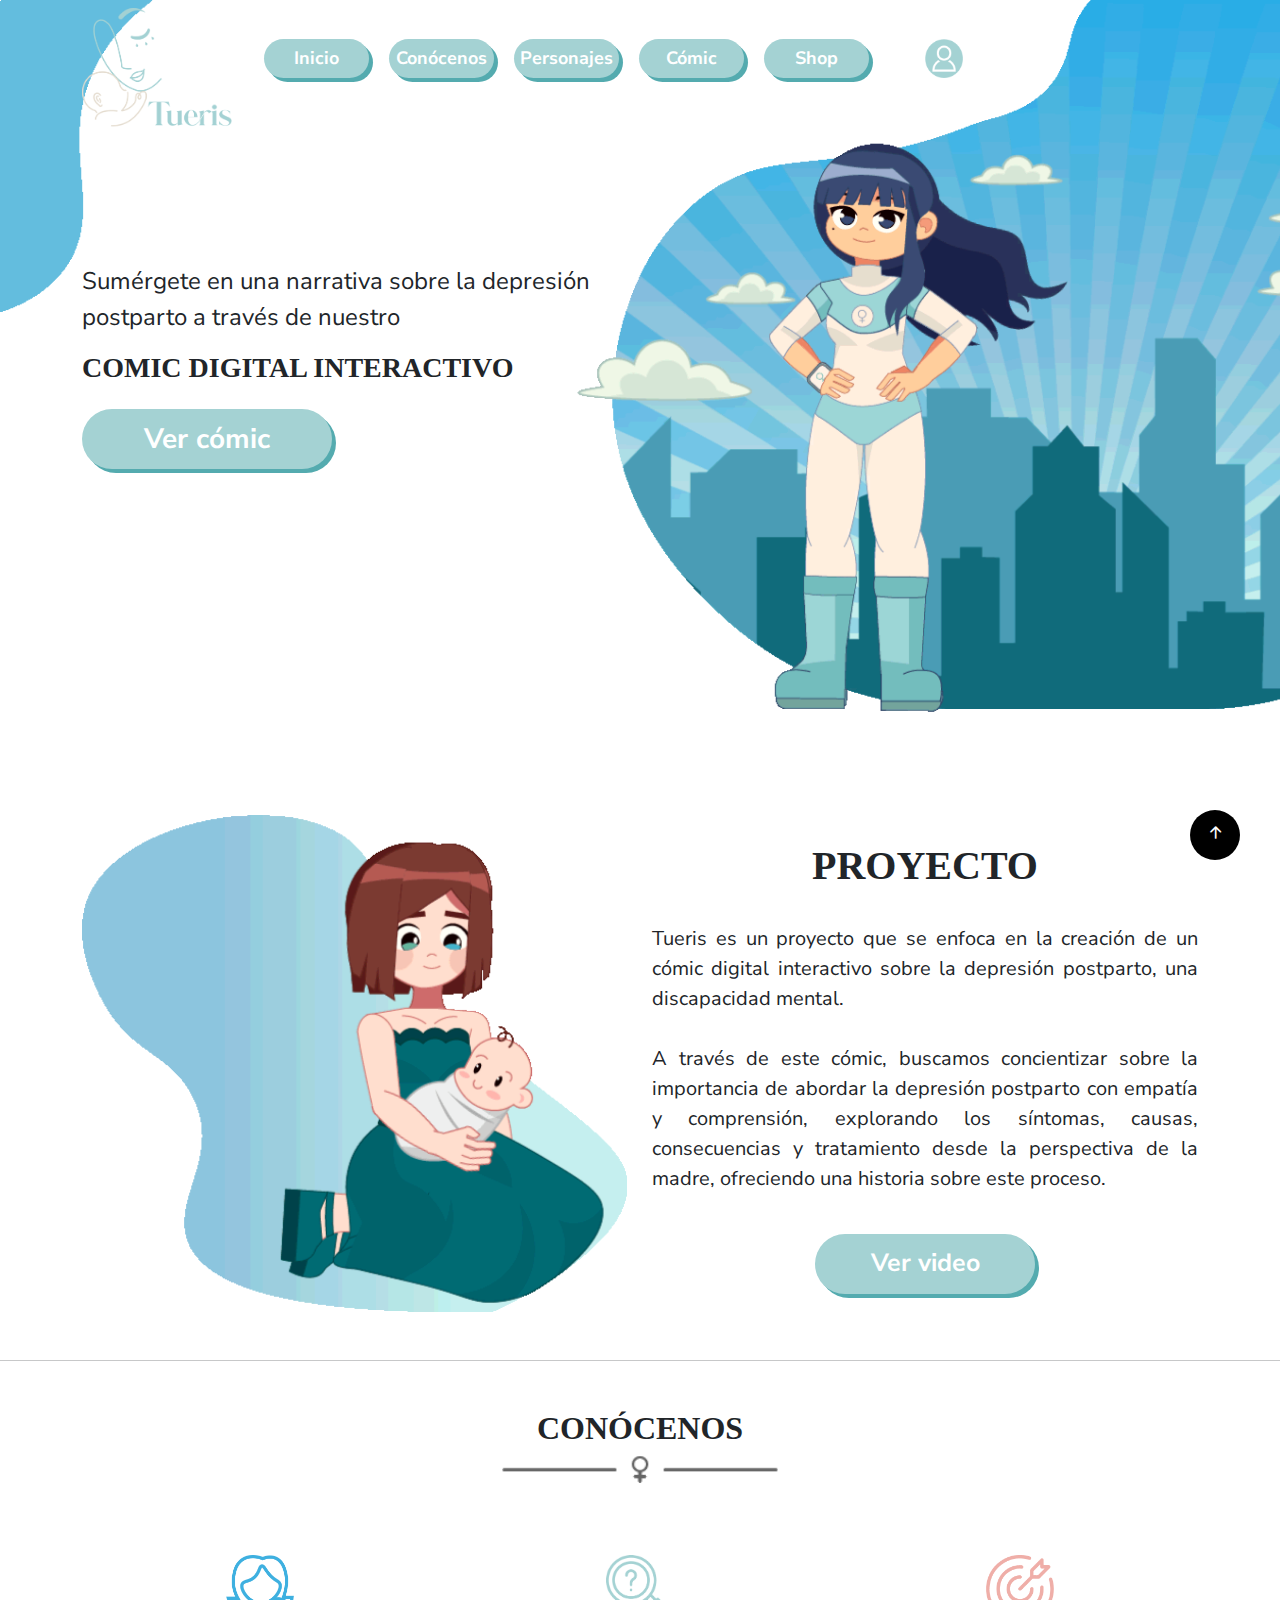
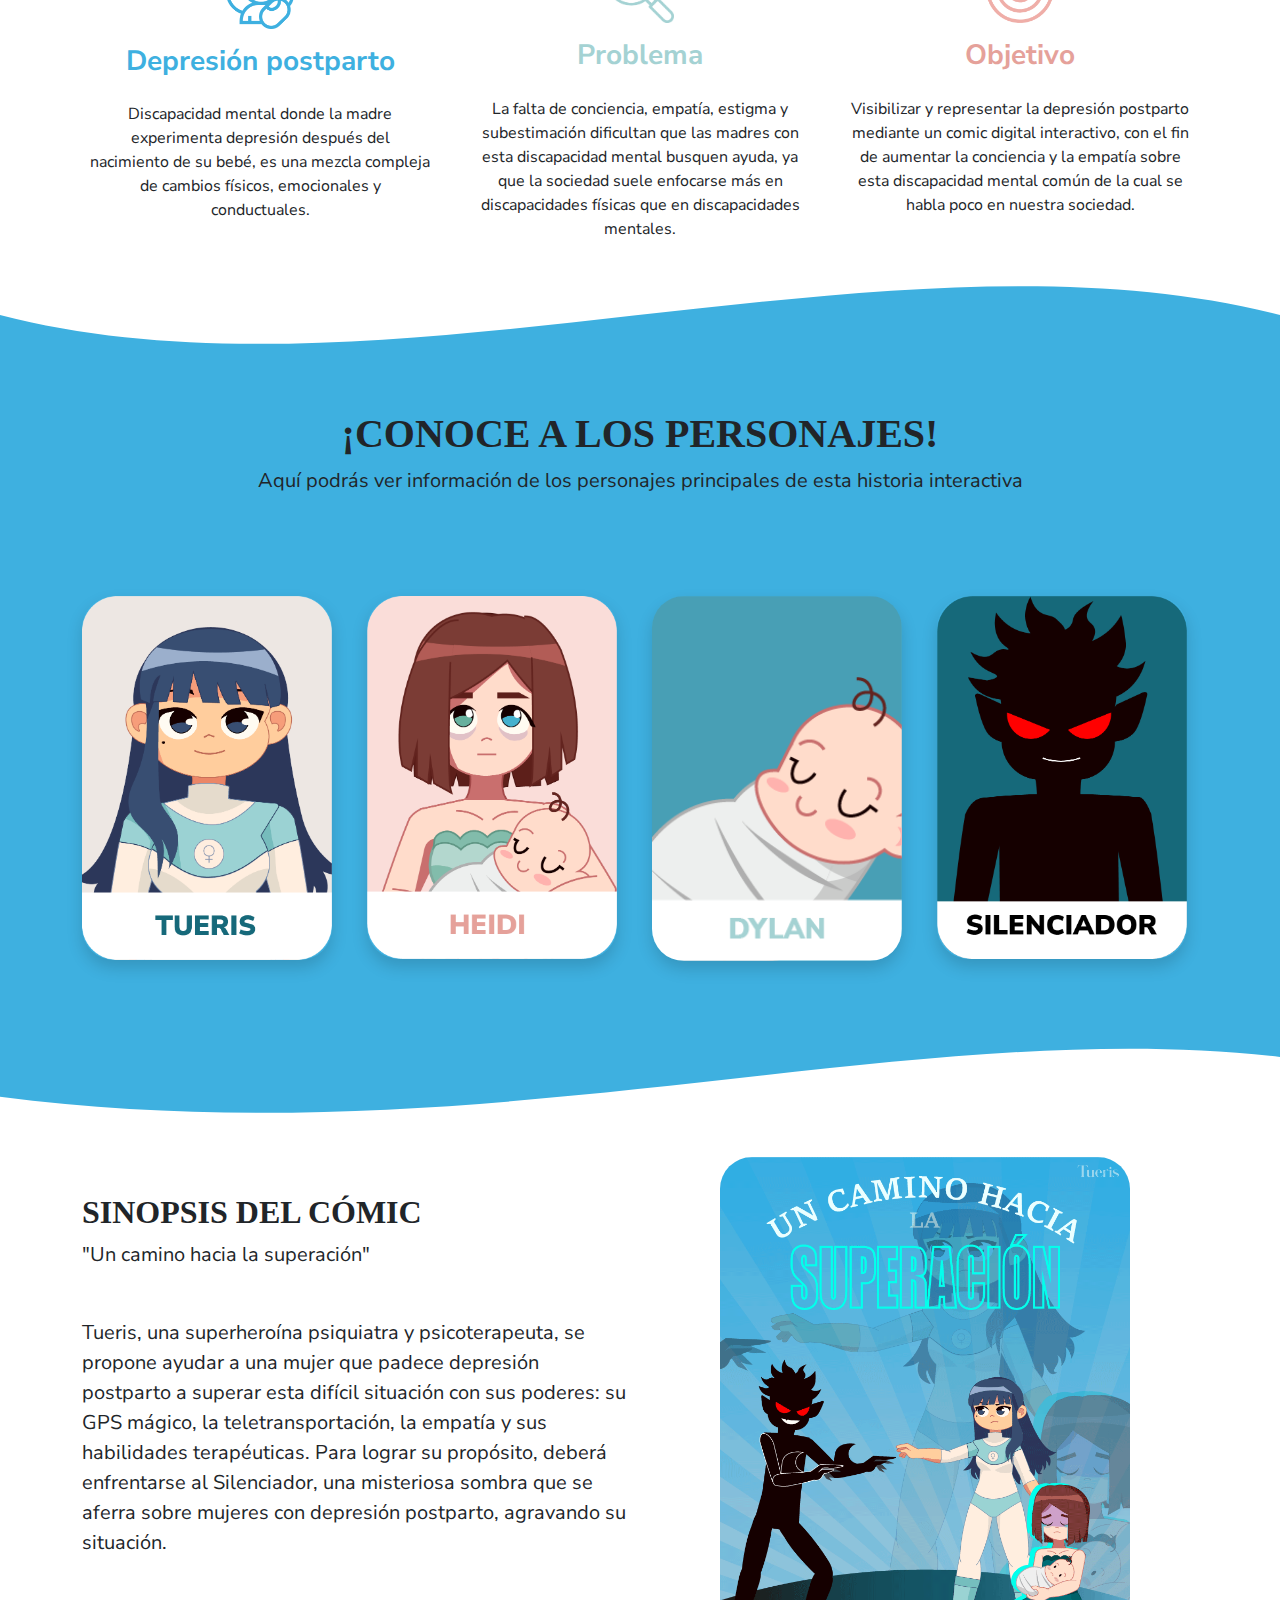
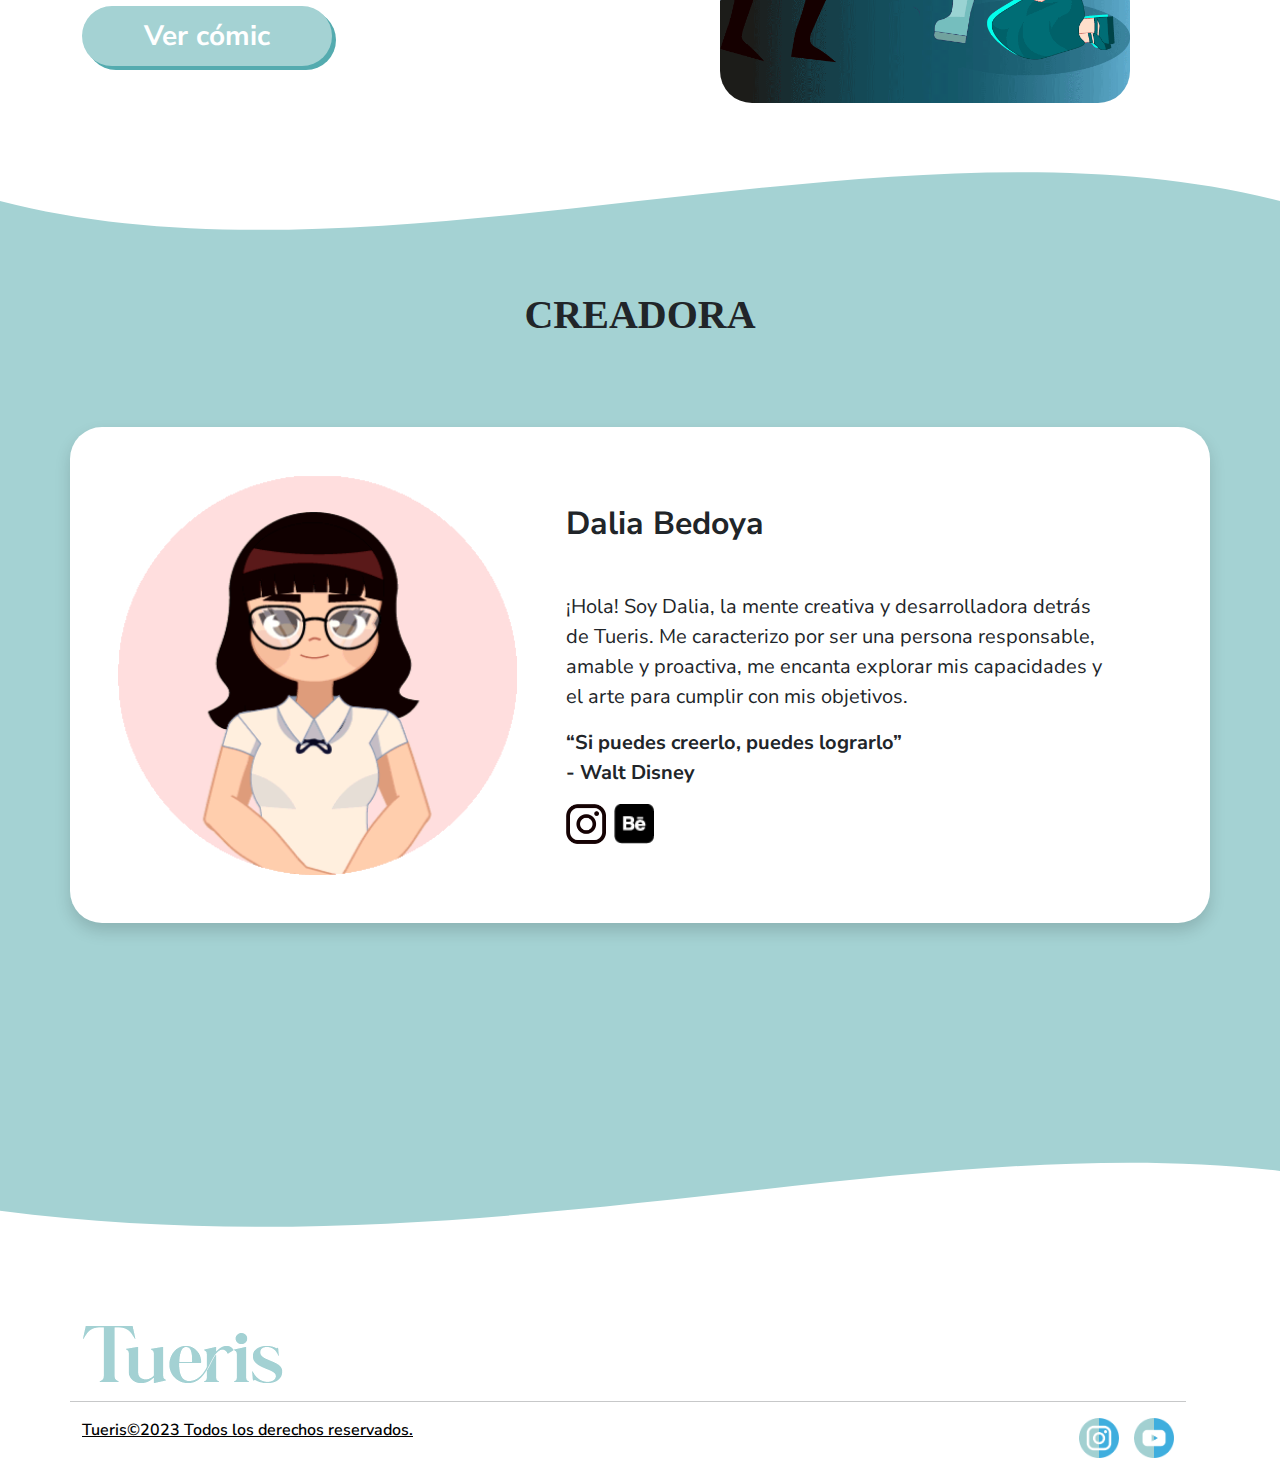
<file: index.html>
<!DOCTYPE html>
<html lang="en">

<head>
    <meta charset="UTF-8" />
    <meta name="viewport" content="width=device-width, initial-scale=1.0" />
    <link rel="icon" href="imgs/logo1.png" />
    <link rel="preconnect" href="https://fonts.googleapis.com" />
    <link rel="preconnect" href="https://fonts.gstatic.com" crossorigin />
    <link
        href="https://fonts.googleapis.com/css2?family=Nunito+Sans:opsz,wght@6..12,400;6..12,600;6..12,700&display=swap"
        rel="stylesheet" />
    <link rel="stylesheet" href="https://cdn.jsdelivr.net/npm/bootstrap@5.3.2/dist/css/bootstrap.min.css" />
    <link rel="stylesheet" href="https://cdn.jsdelivr.net/npm/bootstrap-icons@1.11.1/font/bootstrap-icons.css">
    <link rel="stylesheet" href="./css/style.css" />
    <title>Tueris</title>
</head>

<body>
    <div class="contenedor">
        <div class="container">
            <div class="row">
                <div class="col-lg-12 col-md-6 header">
                    <a href="index.html"><img class="mt-2 logoheader" src="imgs/logo1.png" alt="logo" /></a>
                    <nav class="text-center">
                        <ul class="d-flex menu">
                            <li><a class="menu-bg rounded-pill" href="#">Inicio</a></li>
                            <li><a class="menu-bg rounded-pill" href="#conocenos">Conócenos</a></li>
                            <li><a class="menu-bg rounded-pill" href="#personajes">Personajes</a></li>
                            <li><a class="menu-bg rounded-pill" href="#comic">Cómic</a></li>
                            <li><a class="menu-bg rounded-pill" href="shop.html">Shop</a></li>
                            <a class="icon" href="ingresar.html"><img src="imgs/iconusuario2.png" alt="usuario"
                                    width="35%" /></a>
                        </ul>
                    </nav>
                    <div class="d-flex justify-content-end">
                        <div class="menuHambur" onclick="toggleMenu()">
                            <i class="bi bi-list hambur text-white"></i>
                        </div>
                    </div>
                    <div id="menuOverlay" class="overlay">
                        <div class="menuHambur" onclick="toggleMenu()">
                            <i class="bi bi-x-square equiz"></i>
                        </div>
                        <ul class="menuItems">
                            <li><a class="menu-bg rounded-pill" href="#">Inicio</a></li>
                            <li><a class="menu-bg rounded-pill" href="#conocenos">Conócenos</a></li>
                            <li><a class="menu-bg rounded-pill" href="#personajes">Personajes</a></li>
                            <li><a class="menu-bg rounded-pill" href="comic.html">Cómic</a></li>
                            <li><a class="menu-bg rounded-pill" href="ingresar.html">Shop</a></li>
                            <a class="icon" href="ingresar.html"><img src="imgs/iconusuario2.png" alt="usuario"
                                    width="35%" /></a>
                        </ul>
                    </div>
                </div>
            </div>
        </div>
        <div class="container">
            <div class="row">
                <div class="text-principal">
                    <div class="col-lg-6 col-md-12 textcomic">
                        <p class="fs-4 titulohead">
                            Sumérgete en una narrativa sobre la depresión postparto a través
                            de nuestro
                        </p>
                        <h3 class="text-start fw-bold titulo-comic">COMIC DIGITAL INTERACTIVO</h3>
                        <a class="btn-comic fw-bold rounded-5 mt-3 shake-horizontal" href="comic.html">Ver cómic</a>
                    </div>
                </div>
            </div>
        </div>
    </div>
    <div class="container seccion-uno" id="conocenos">
        <div class="row mt-5 d-flex align-items-center">
            <div class="col-lg-6 mt-5">
                <img class="img-heidi img-fluid" src="./imgs/Heidi.gif" alt="heidimg">
            </div>
            <div class="col-lg-6 mt-5" data-aos="fade-left">
                <h1 class="fw-bold text-center bg-proyecto titulo-proyecto">PROYECTO</h1>
                <p class="texto-proyecto fs-5 mt-4">
                    Tueris es un proyecto que se enfoca en la creación de un cómic digital interactivo sobre la
                    depresión postparto, una discapacidad mental.
                    <br>
                    <br>
                    A través de este cómic, buscamos concientizar sobre la importancia de
                    abordar la depresión postparto con empatía y comprensión, explorando los síntomas, causas,
                    consecuencias y tratamiento desde la perspectiva de la madre, ofreciendo una historia sobre este
                    proceso.
                </p>
                <div class="d-flex justify-content-center">
                    <button class="video-pitcht rounded-5 mt-4" data-bs-toggle="modal" data-bs-target="#video">Ver
                        video</button>
                </div>
                <div class="modal fade" id="video" tabindex="-1" aria-labelledby="exampleModalLabel" aria-hidden="true">
                    <div class="modal-dialog">
                        <div class="modal-content rounded-5">
                            <div class="d-flex justify-content-end mx-3 mt-3">
                                <button type="button" class="btn-close mt-0 auto" data-bs-dismiss="modal"
                                    aria-label="Close"></button>
                            </div>
                            <div class="modal-body">
                                <iframe width="560" height="315" class="video rounded-3 img-fluid" controls 
                                 src="https://www.youtube.com/embed/CL93lOlgDco?si=B3wgF5QwScg_YDLj" title="YouTube video player" frameborder="0" allow="accelerometer; autoplay; clipboard-write; encrypted-media; gyroscope; picture-in-picture; web-share" referrerpolicy="strict-origin-when-cross-origin" allowfullscreen></iframe>
                            </div>
                        </div>
                    </div>
                </div>
                <!--  fin Modal  -->
            </div>
        </div>
    </div>
    <hr class="mt-5 mb-5" />
    <div class="container seccion-cards mt-5">
        <div class="row text-center separadoor">
            <h2 class="fw-bold tituloconocenos">CONÓCENOS</h2>
            <img class="separador" src="imgs/separador.png" alt="">
        </div>
        <div class="row text-center">
            <div class="col-lg-4 col-md-4 mt-5">
                <div class="rounded-5 p-2">
                    <img class="mt-3" src="imgs/icondpp.png" width="20%" alt="Depresón postparto-Tueris">
                    <h3 class="color-dpp fw-bold mt-3">Depresión postparto</h3>
                    <p class="mt-4 text-dpp fs-6">Discapacidad mental donde la madre experimenta depresión
                        después del nacimiento de su bebé, es una
                        mezcla compleja de cambios físicos, emocionales y conductuales.</p>
                </div>
            </div>
            <div class="col-lg-4 col-md-4 mt-5">
                <div class="rounded-5 p-2">
                    <img class="mt-3" src="imgs/iconPro.png" width="20%" alt="problema-Depresón-Tueris">
                    <h3 class="color-pro fw-bold mt-3">Problema</h3>
                    <p class="mt-4 text-dpp fs-6">La falta de conciencia, empatía, estigma y subestimación dificultan
                        que las madres con esta discapacidad mental busquen ayuda, ya que la sociedad suele enfocarse
                        más en discapacidades físicas que en discapacidades mentales.</p>
                </div>
            </div>
            <div class="col-lg-4 col-md-4  mt-5">
                <div class="rounded-5 p-2">
                    <img class="mt-3" src="imgs/iconobjetivo.png" width="20%" alt="Depresón-Tueris">
                    <h3 class="color-obj fw-bold mt-3">Objetivo</h3>
                    <p class="mt-4 text-dpp fs-6">Visibilizar y representar la depresión postparto mediante un
                        comic digital interactivo, con el fin de aumentar la conciencia y la empatía sobre esta
                        discapacidad mental común
                        de la cual se habla poco en nuestra sociedad.</p>
                </div>
            </div>
        </div>
    </div>
    <div style="height: 150px; overflow: hidden;"><svg viewBox="0 0 500 150" preserveAspectRatio="none"
            style="height: 100%; width: 100%;">
            <path d="M0.00,49.98 C150.00,150.00 349.20,-49.98 500.00,49.98 L500.00,150.00 L0.00,150.00 Z"
                style="stroke: none; fill: #3eb0e0;"></path>
        </svg></div>
    <section class="seccion-dos" id="personajes">
        <div class="container">
            <div class="row">
                <div class="col-lg-12">
                    <h1 class="fw-bold text-center titulo-protafon">
                        ¡CONOCE A LOS PERSONAJES!
                    </h1>
                    <p class="titulo-personajes text-center fs-5">Aquí podrás ver información de los personajes
                        principales de esta historia interactiva</p>
                </div>
                <div class="cards col-lg-3 col-md-6 col-sm-12 mb-5">
                    <img class="cards-personajes shadow rounded-5" src="imgs/tueris.png" alt="card1"
                        onclick="mostrarAlert('TUERIS', 'Tueris es el nombre de heroína de Luisa, una psiquiatra y psicoterapeuta de 27 años de edad nacida en la ciudad de Metrollín, recibe un GPS mágico para teletransportarse y cumplir su objetivo de ayudar a mujeres con depresión postparto','OBJETIVO:  brindar apoyo a mujeres con depresión postparto y derrotar al Silenciador.')" />
                </div>
                <div class="cards col-lg-3 col-md-6 col-sm-12 mb-5">
                    <img class="cards-personajes shadow rounded-5" src="imgs/heidi.png" alt="card2"
                        onclick="mostrarAlertHeidi('HEIDI', 'Heidi es una madre primeriza de 20 años de edad que fue abandonada por su pareja, junto a otros motivos experimenta una discapacidad mental, por lo que siendo atacada por el Silenciador le es imposible pedir ayuda.','OBJETIVO:  superar su discapacidad mental y tener una maternidad sana y feliz.')" />
                </div>
                <div class="cards col-lg-3 col-md-6 col-sm-12 mb-5">
                    <img class="cards-personajes shadow rounded-5" src="imgs/bebé.png" alt="card3"
                        onclick="mostrarAlertDylan('DYLAN', 'Dylan es el primer hijo de Heidi, tiene dos semanas de nacido y muchas ganas de ser amado','OBJETIVO: ver a su madre feliz')" />
                </div>
                <div class="cards col-lg-3 col-md-6 col-sm-12 mb-5">
                    <img class="cards-personajes shadow rounded-5" src="imgs/silenciador.png" alt="card4"
                        onclick="mostrarAlertSilen('SILENCIADOR', 'Sombra cambiante que encarna los prejuicios e ignorancia sobre la depresión postparto. Se posa en las espaldas de las mujeres para atacarlas con comentarios hirientes.','OBJETIVO: atormentar a mujeres con depresión postparto, perpetuando el miedo, la inseguridad y la desesperación.')" />
                </div>
                    <!-- ALERTA -->
                    <div id="alertBox" class="alert">
                        <div class="alert-content d-flex align-items-center">
                            <div>
                                <img class="mx-5" src="imgs/tuerisalert.png" alt="tueris-Depresón-Tueris" width="60%">
                            </div>
                            <div>
                                <h2 id="alertTitle" class="title"></h2>
                                <p id="alertMessage" class="parrafu"></p>
                                <p id="alertObjetivo" class="objetivo"></p>
                                <div class="d-flex justify-content-star">
                                    <button class="alert-button fs-5 mx-3" onclick="cerrarAlert()">Cerrar</button>
                                </div>
                            </div>
                        </div>
                    </div>
                    <!-- ALERTAHeidi -->
                    <div id="alertBoxHeidi" class="alert">
                        <div class="alert-contentheidi d-flex align-items-center">
                            <div>
                                <img class="mx-5" src="imgs/heidialert.png" alt="heidi-Depresón-Tueris" width="60%">
                            </div>
                            <div>
                                <h2 id="alertTitleHeidi" class="title"></h2>
                                <p id="alertMessageHeidi" class="parrafu"></p>
                                <p id="alertObjetivoHeidi" class="objetivo"></p>
                                <div class="d-flex justify-content-star">
                                    <button class="alert-button fs-5 mx-3" onclick="cerrarAlertHeidi()">Cerrar</button>
                                </div>
                            </div>
                        </div>
                    </div>
                    <!-- ALERTAdylan -->
                    <div id="alertBoxDylan" class="alert">
                        <div class="alert-contentDylan d-flex align-items-center">
                            <div>
                                <img class="mx-5" src="imgs/bebealert.png" alt="bb-Depresón-Tueris" width="60%">
                            </div>
                            <div>
                                <h2 id="alertTitleDylan" class="title"></h2>
                                <p id="alertMessageDylan" class="parrafu"></p>
                                <p id="alertObjetivoDylan" class="objetivo"></p>
                                <div class="d-flex justify-content-star">
                                    <button class="alert-button fs-5 mx-3" onclick="cerrarAlertDylan()">Cerrar</button>
                                </div>
                            </div>
                        </div>
                    </div>
                    <!-- ALERTAsilencio -->
                    <div id="alertBoxSilen" class="alert">
                        <div class="alert-contentSilen d-flex align-items-center">
                            <div>
                                <img class="mx-5" src="imgs/silenciadoralert.png" alt="" width="55%">
                            </div>
                            <div>
                                <h2 id="alertTitleSilen" class="title"></h2>
                                <p id="alertMessageSilen" class="parrafu"></p>
                                <p id="alertObjetivoSilen" class="objetivo"></p>
                                <div class="d-flex justify-content-star">
                                    <button class="alert-button fs-5 mx-3" onclick="cerrarAlertSilen()">Cerrar</button>
                                </div>
                            </div>
                        </div>
                    </div>
                </div>
            </div>
        </div>
    </section>
    <!-- Generated by https://smooth.ie/blogs/news/svg-wavey-transitions-between-sections -->
    <div style="height: 150px; overflow: hidden; margin-top: -2px;"><svg viewBox="0 0 500 150"
            preserveAspectRatio="none" style="height: 100%; width: 100%;">
            <path d="M-1.41,89.30 C189.90,153.45 354.68,6.42 500.00,49.98 L502.54,-3.45 L-0.27,-0.48 Z"
                style="stroke: none; fill: #3eb0e0;"></path>
        </svg></div>
    </div>
    <section class="seccion-comic" id="comic">
        <div class="container">
            <div class="row seccioncomic mb-5">
                <div class="col-lg-6">
                    <h2 class="fw-bold titulo-com">SINOPSIS DEL CÓMIC</h2>
                    <p class="fs-5 subtitulo">"Un camino hacia la superación"</p>
                    <p class="mt-5 fs-5 text-story">Tueris, una superheroína psiquiatra y psicoterapeuta, se
                        propone ayudar a una mujer que padece depresión postparto a superar esta difícil situación
                        con sus poderes: su GPS mágico, la teletransportación, la empatía y sus habilidades
                        terapéuticas. Para lograr su propósito, deberá enfrentarse al Silenciador, una misteriosa sombra
                        que se aferra sobre mujeres con depresión postparto, agravando su situación.</p>
                    <div class="btc-2">
                        <a class="btn-comic fw-bold rounded-5 shake-horizontal mt-5" href="comic.html">Ver cómic</a>
                    </div>
                </div>
                <div class="col-lg-6 heidisilenciador">
                    <img class="img-comic rounded-5" src="./imgs/portada.png" alt="Depresón-Tueris">
                </div>
            </div>
    </section>
    <div style="height: 150px; overflow: hidden;"><svg viewBox="0 0 500 150" preserveAspectRatio="none"
            style="height: 100%; width: 100%;">
            <path d="M0.00,49.98 C150.00,150.00 349.20,-49.98 500.00,49.98 L500.00,150.00 L0.00,150.00 Z"
                style="stroke: none; fill: #a4d2d3;"></path>
        </svg></div>
    <section class="seccion-creadora" id="creadora">
        <div class="container">
            <div class="row">
                <h1 class="fw-bold text-center titulo-creadora">CREADORA</h1>
                <div class="col-lg-12 col-md-12 seccion-dalia bg-white p-5 rounded-5 d-flex justify-content-center shadow">
                    <div class="imgdalia">
                        <img class="dalia" src="imgs/Dalia_1.gif" alt="dalia-Tueri">
                    </div>
                    <div class="datos-dalia mx-5">
                        <h2 class="fw-bold mb-5 titulo-dalia">Dalia Bedoya</h2>
                        <p class="fs-5 titulo-dalia">¡Hola! Soy Dalia, la mente creativa y desarrolladora detrás de
                            Tueris. Me
                            caracterizo por ser una persona responsable, amable y proactiva, me encanta explorar mis
                            capacidades y el arte para cumplir con mis objetivos.
                        </p>
                        <strong class="fs-5 titulo-dalia">“Si puedes creerlo, puedes lograrlo”
                        <br>    - Walt Disney
                        </strong>
                        <div class="d-flex">
                            <a class="instaDal" href="https://www.instagram.com/daliart_design/?next=%2F" target="_blank">
                            <img class="red-dalia mt-3 " src="./imgs/insta-dalia.png" alt="red-Tueris">
                        </a>
                        <a class="instaDal mx-2" href="https://www.behance.net/daliabedoya" target="_blank">
                            <img class="red-dalia mt-3 " src="./imgs/bedalia.png" alt="red-Dalia">
                        </a>
                        </div>
                        
                    </div>
                </div>
            </div>
        </div>
    </section>
    <!-- Generated by https://smooth.ie/blogs/news/svg-wavey-transitions-between-sections -->
    <div style="height: 150px; overflow: hidden; margin-top: -2px;"><svg viewBox="0 0 500 150"
            preserveAspectRatio="none" style="height: 100%; width: 100%;">
            <path d="M-1.41,89.30 C189.90,153.45 354.68,6.42 500.00,49.98 L502.54,-3.45 L-0.27,-0.48 Z"
                style="stroke: none; fill: #a4d2d3;"></path>
        </svg></div>
    </div>
    <div class="">
        <footer class="container">
            <div class="row">
                <div class="col-lg-12 logo-footer">
                    <img class="mt-5" src="imgs/logo2.png" alt="" width="202px">
                </div>
                <div class="row d-flex justify-content-between mb-4">
                    <hr>
                    <div class="logo-creditos col-lg-6 fw-semibold">
                        <a class="manual-link" target="_blank" href="https://online.flippingbook.com/view/1048772099/3/"><p>Tueris©2023 Todos los derechos reservados.</p></a>
                    </div>
                    <div class="redestodo col-lg-6">
                        <div class="redes">
                            <a href="https://instagram.com/tueris_oficial?igshid=OGQ5ZDc2ODk2ZA==" target="_blank">
                                <img class="red" src="imgs/red.png" alt="red">
                            </a>
                            <a href="https://www.youtube.com/channel/UCKJ94c6CB3LAfekrLURTQ3w" class="text-black" target="_blank">
                                <img class="red" src="imgs/red3.png" alt="red3">
                            </a>
                        </div>
                    </div>
                </div>
            </div>
            <button id="scrollup" class="hover"><i class="bi bi-arrow-up-short"></i></button>
            <script src="./js/tueris.js"></script>
            <script src="https://cdn.jsdelivr.net/npm/bootstrap@5.3.2/dist/js/bootstrap.bundle.min.js"></script>
        </footer>
    </div>

</body>

</html>
</file>
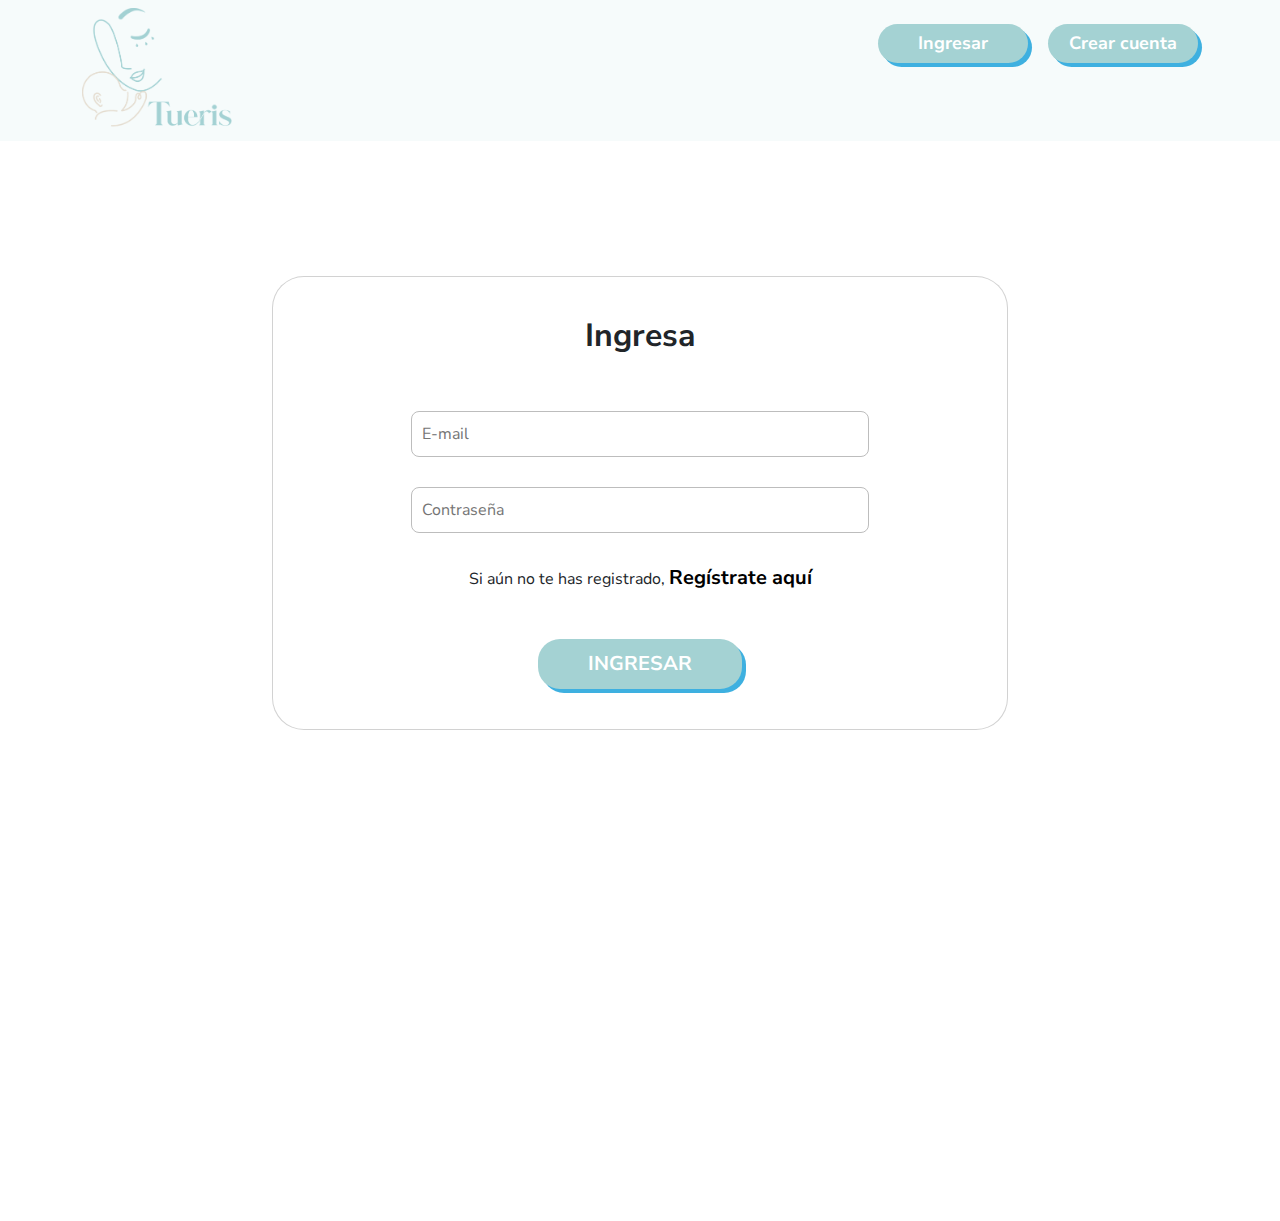
<file: ingresar.html>
<?php
define('PAGE_ROOT', './SitioWeb_Tueris');
if (isset($_GET['email']) && !empty($_GET['email']))
    require_once ('server/iniciar.php');
?>

<!DOCTYPE html>
<html lang="en">

<head>
    <meta charset="UTF-8" />
    <meta name="viewport" content="width=device-width, initial-scale=1.0" />
    <link rel="icon" href="imgs/logo1.png" />
    <link rel="preconnect" href="https://fonts.googleapis.com" />
    <link rel="preconnect" href="https://fonts.gstatic.com" crossorigin />
    <link
        href="https://fonts.googleapis.com/css2?family=Nunito+Sans:opsz,wght@6..12,400;6..12,600;6..12,700&display=swap"
        rel="stylesheet" />
    <link rel="stylesheet" href="https://cdn.jsdelivr.net/npm/bootstrap@5.3.2/dist/css/bootstrap.min.css" />
    <link rel="stylesheet" href="https://cdn.jsdelivr.net/npm/bootstrap-icons@1.11.1/font/bootstrap-icons.css">
    <link rel="stylesheet" href="./css/registro.css" />
    <title>Tueris</title>
</head>

<body>
    <div class="contenedor">
        <div class="container">
            <div class="row">
                <div class="col-lg-6">
                    <a href="index.html"><img class="mt-2 mb-2" src="imgs/logo1.png" alt="logo"
                            style="width: 150px;" /></a>
                </div>
                <div class="col-lg-6 d-flex justify-content-end">
                    <nav class="text-center">
                        <ul class="d-flex menu mt-4">
                            <li><a class="menu-bg rounded-pill" href="ingresar.html">Ingresar</a></li>
                            <li><a class="menu-bg rounded-pill" href="registrousuario.html">Crear cuenta</a></li>
                        </ul>
                    </nav>
                </div>
            </div>
        </div>
    </div>
    </div>
    <div class="contenedor-2 color-change-2x">
        <div class="container">
            <div class="row d-flex justify-content-center">
                <div class="col-8">
                    <div class="card rounded-5">
                        <div class=" text-center mb-5">
                            <h2 class="title">Ingresa</h2>
                        </div>
                        <div class="col-12">
                            <form class="form-body" method="get">
                                <input id="email" class="form rounded-3" type="email" name="email" value=""
                                    autocomplete="email" placeholder="E-mail">
                                <input id="contraseña" class="form rounded-3" type="password" name="password" value=""
                                    autocomplete="contraseña" placeholder="Contraseña">

                                <div>
                                    <p>Si aún no te has registrado, <a class="recuperar fs-5 fw-bold"
                                            href="registrousuario.html">Regístrate aquí</a></p>
                                </div>

                                <button id="btnEnviar" type="submit" name="enviar">
                                    INGRESAR
                                </button>

                            </form>
                        </div>
                    </div>
                </div>
            </div>
        </div>
    </div>
</body>

</html>
</file>
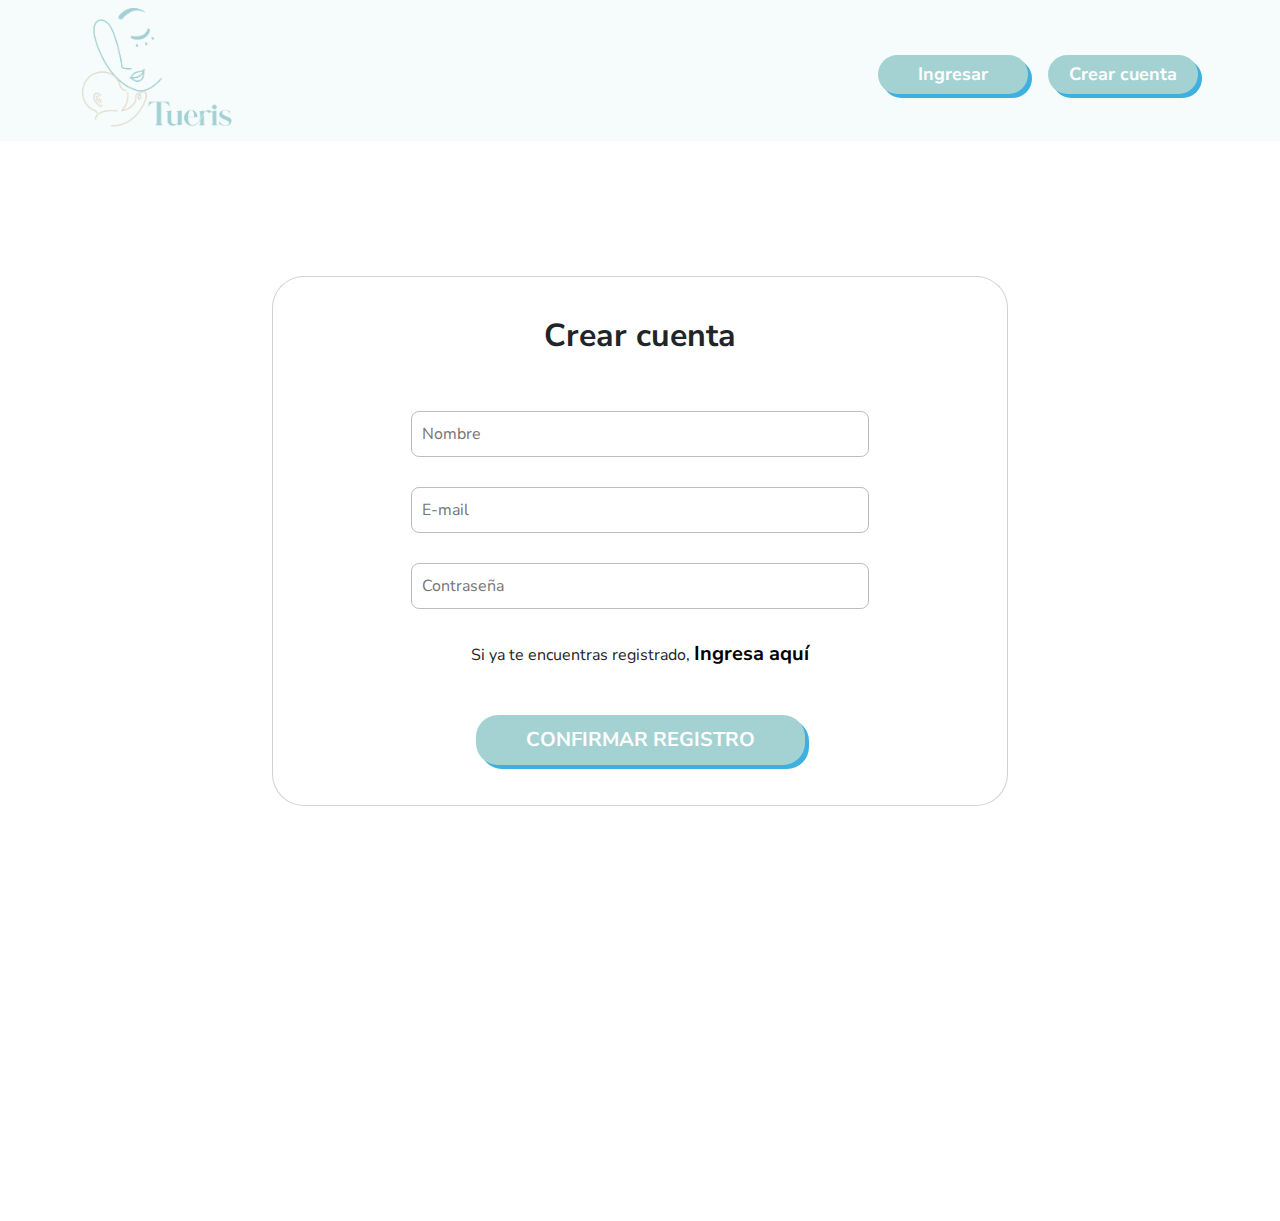
<file: registrousuario.html>
<!-- 
    -agregar el method post o get
    -agregar name a todos los inputs y el botón de enviar
    -dentro del isset el $_POST['registro'] verifica que se envíe algo a dar clic
-->

<?php
if (isset($_POST['enviar'])) {//verifica que el envío del registro no sea nulo o en blanco
    require_once ('server/registro.php');//si el registro no es null llama a registro.php
}
?>

<!DOCTYPE html>
<html lang="en">

<head>
    <meta charset="UTF-8" />
    <meta name="viewport" content="width=device-width, initial-scale=1.0" />
    <link rel="icon" href="imgs/logo1.png" />
    <link rel="preconnect" href="https://fonts.googleapis.com" />
    <link rel="preconnect" href="https://fonts.gstatic.com" crossorigin />
    <link
        href="https://fonts.googleapis.com/css2?family=Nunito+Sans:opsz,wght@6..12,400;6..12,600;6..12,700&display=swap"
        rel="stylesheet" />
    <link rel="stylesheet" href="https://cdn.jsdelivr.net/npm/bootstrap@5.3.2/dist/css/bootstrap.min.css" />
    <link rel="stylesheet" href="https://cdn.jsdelivr.net/npm/bootstrap-icons@1.11.1/font/bootstrap-icons.css">
    <link rel="stylesheet" href="./css/registro.css" />
    <title>Tueris</title>
</head>

<body>
    <div class="contenedor">
        <div class="container">
            <div class="row d-flex align-items-center">
                <div class="col-lg-6 col-md-4">
                    <a href="index.html"><img class="mt-2 mb-2" src="imgs/logo1.png" alt="logo"
                            style="width: 150px;" /></a>
                </div>
                <div class="col-lg-6 col-md-4 d-flex justify-content-end">
                    <nav class="text-center">
                        <ul class="d-flex menu mt-4">
                            <li><a class="menu-bg rounded-pill" href="ingresar.html">Ingresar</a></li>
                            <li><a class="menu-bg rounded-pill" href="#">Crear cuenta</a></li>
                        </ul>
                    </nav>
                </div>
            </div>
        </div>
    </div>
    </div>
    <div class="contenedor-2 color-change-2x">
        <div class="container">
            <div class="row d-flex justify-content-center">
                <div class="col-8">
                    <div class="card rounded-5">
                        <div class=" text-center mb-5">
                            <h2 class="title">Crear cuenta</h2>
                        </div>
                        <div class="col-12">
                            <form class="form-body" method="post" onsubmit="return validarFormulario()">
                                <input id="nombre" class="form rounded-3" type="text" name="nombre"
                                    autocomplete="nombre" placeholder="Nombre">
                                <input id="email" class="form rounded-3" type="email" name="email" autocomplete="email"
                                    placeholder="E-mail">
                                <input id="contraseña" class="form rounded-3" type="password" name="password"
                                    autocomplete="contraseña" placeholder="Contraseña">

                                <div>
                                    <p>Si ya te encuentras registrado, <a class="recuperar fs-5 fw-bold"
                                            href="ingresar.php">Ingresa aquí</a></p>
                                </div>

                                <button id="btnEnviar" type="submit" name="enviar">CONFIRMAR REGISTRO</button>
                            </form>
                        </div>

                        <!-- Modal -->
                        <div class="modal fade" id="exampleModal" tabindex="-1" aria-labelledby="exampleModalLabel"
                            aria-hidden="true">
                            <div class="modal-dialog">
                                <div class="modal-content">
                                    <div class="modal-header">
                                        <h1 class="modal-title fs-5" id="exampleModalLabel">Error</h1>
                                        <button type="button" class="btn-close" data-bs-dismiss="modal"
                                            aria-label="Close"></button>
                                    </div>
                                    <div class="modal-body">
                                        <p>Por favor, complete todos los campos.</p>
                                    </div>
                                    <div class="modal-footer">
                                        <button type="button" class="btn btn-secondary"
                                            data-bs-dismiss="modal">Cerrar</button>
                                    </div>
                                </div>
                            </div>
                        </div>
                    </div>
                </div>
            </div>
        </div>
    </div>
    <script src="./js/registro.js"></script>
    <script src="https://cdn.jsdelivr.net/npm/bootstrap@5.3.2/dist/js/bootstrap.bundle.min.js"></script>
</body>

</html>
</file>
<file: css/style.css>
body {
  font-family: "Nunito Sans", sans-serif;
  margin: 0;
  padding: 0;
}
.contenedor{
  background-image: url("../imgs/Tueri2s.gif");
  background-size: cover;
  background-repeat: no-repeat;
  height: 100%;
}
@font-face {
  font-family: "ShadedLarch_PERSONAL_USE";
  src: url(../tipo/ShadedLarch_PERSONAL_USE.ttf);
}
@font-face {
  font-family: "GalSILR";
  src: url(../tipo/GalSILR.ttf);
}
.logoheader {
  width: 150px;
}
.header{
  display: flex;
  align-items: center;
}
ul {
  list-style-type: none;
}

.menu {
  gap: 20px;
}

.menu-bg {
  display: flex;
  justify-content: center;
  align-items: center;
  padding: 15px;
  width: 105px;
  height: 39px;
  background: #a4d2d3;
  box-shadow: 4px 4px 0px #54abaf;
  color: white;
  font-size: 18px;
  font-weight: 700;
  cursor: pointer;
  text-decoration: none;
}

.menu-bg:hover {
  background-color: #93d2d3;
  transform: scale(1.1);
}

.btn-comic {
  width: 250px;
  height: 60px;
  display: flex;
  justify-content: center;
  align-items: center;
  text-align: center;
  font-size: 28px;
  border: none;
  background-color: #a4d2d3;
  box-shadow: 4px 4px 0px #54abaf;
  border-radius: 22px;
  color: white;
  padding: 10px 50px;
  border: none;
  transition: transform 0.2s;
  text-decoration: none;
}

.btn-comic:hover {
  background-color: #93d2d3;
}

.icon:hover {
  transform: scale(1.1);
}

.bg-azul {
  color: #a4d2d3;
}
.titulohead{
  text-align: left;
}
.img-heidi {
  width: 100%;
}

.texto-proyecto {
  text-align: justify;
}

.bg-proyecto {
  padding: 10px;
}

.modal {
  --bs-modal-width: 50%;
}

.video-pitcht {
  width: 220px;
  height: 60px;
  font-weight: bold;
  display: flex;
  justify-content: center;
  align-items: center;
  text-align: center;
  font-size: 25px;
  border: none;
  background-color: #a4d2d3;
  box-shadow: 4px 4px 0px #54abaf;
  border-radius: 22px;
  color: white;
  padding: 10px 50px;
  border: none;
  transition: transform 0.2s;
  text-decoration: none;
}

.video-pitcht:hover {
  background-color: #93d2d3;
}
.modal-content {
  background-color: #3eb0e0;
  background-image: url("../imgs/bg-bb-alert.png");
  background-size: cover;
  padding: 0px 10px 35px 10px;
}

.video {
  display: flex;
  justify-content: center;
  width: 100%;
  height: 50vh;
}

.btn-close {
  display: flex;
  justify-content: center;
}

.color-dpp {
  color: #3eb0e0;
}

.color-obj {
  color: #e5a19a;
}

.color-pro {
  color: #a4d2d3;
}

.text-dpp {
  text-align: center;
}

.titulo-personajes {
  margin-bottom: 100px;
}

.seccion-dos {
  background-color: #3eb0e0;
  margin-top: -5px;
}

.cards-personajes {
  width: 250px;
  cursor: pointer; 
}

.cards-personajes:hover {
  transform: scale(1.1);
  filter: brightness(1.03);
}
.cards{
  cursor: pointer;
  animation: translatecard 2s forwards;
}
@keyframes translatecard {
  from {
    opacity: 0;
    transform: translateY(20%);
  }
  to {
    opacity: 1;
    transform: translateY(0);
  }
}
.btn2 {
  display: flex;
  justify-content: end;
}

.btn-comic2 {
  width: 250px;
  height: 60px;
  display: flex;
  justify-content: center;
  align-items: center;
  font-size: 28px;
  border: none;
  background-color: #ffffff;
  color: #a4d2d3;
  text-decoration: none;
}

.btn-comic2:hover {
  transform: scale(1.1);
  background-color: #a4d2d3;
  color: white;
}

.shake-horizontal {
  animation: shake-horizontal 5s cubic-bezier(0.455, 0.03, 0.515, 0.955) infinite;
}

@keyframes shake-horizontal {

  0%,
  100% {
    transform: translateX(0);
  }

  10%,
  30%,
  50%,
  70% {
    transform: translateX(-5px);
  }

  20%,
  40%,
  60% {
    transform: translateX(5px);
  }
}
.seccioncomic{
  display: flex;
  align-items: center;
}
.heidisilenciador{
  display: flex;
  justify-content: center;
}
.img-comic{
  width: 75%;
}
.seccion-creadora {
  margin-top: -10px;
  background-color: #a4d2d3;
}
.dalia {
  width: 400px;
}

.titulo-proyecto {
  font-family: "Chopic3DFreeversion-Regular";
}

.titulo-creadora {
  font-family: "Chopic3DFreeversion-Regular";
}

.titulo-protafon,
.tituloconocenos,
.titulo-comic {
  font-family: "Chopic3DFreeversion-Regular";
}
.titulo-com{
  font-family: "Chopic3DFreeversion-Regular";
}
@keyframes tracking-in-expand {
  0% {
    letter-spacing: -0.5em;
    opacity: 0;
  }

  40% {
    opacity: 0.6;
  }

  100% {
    opacity: 1;
  }
}

.seccion-dalia {
  margin-top: 80px;
  margin-bottom: 200px;
}

.textcomic {
  margin-top: 130px;
  margin-bottom: 250px;
  display: flex;
  flex-direction: column;
  justify-content: flex-end;
}

.redes {
  display: flex;
  gap: 15px;
}
.redestodo{
  display: flex;
  justify-content: end;
}
.instaDal{
  display: flex;
  justify-content: left;
}
.red-dalia{
  width: 40px;
  height: 40px;
}
.red {
  width: 40px;
  height: 40px;
}

.red {
  width: 40px;
  height: 40px;
}
.red-dalia:hover {
  transform: scale(1.1);
}
.red:hover {
  transform: scale(1.1);
}

/* scroll */
#scrollup {
  position: fixed;
  bottom: 40px;
  right: 40px;
  width: 50px;
  height: 50px;
  border: none;
  background-color: #000000;
  color: white;
  font-size: 25px;
  border-radius: 50%;
  cursor: pointer;
  transition: background-color 0.3s ease-in-out;
}

#scrollup:hover {
  background-color: #a4d2d3;
  color: #000000;
}

.alert {
  display: none;
  position: fixed;
  top: 0;
  left: 0;
  width: 100%;
  height: 100%;
  background-color: rgba(0, 0, 0, 0.5);
  justify-content: center;
  align-items: center;
  cursor: pointer;
}

.alert-content {
  max-width: 850px;
  height: 500px;
  background-image: url("../imgs/bg-bb-alert.png");
  background-size: cover;
  background-color: white;
  padding: 40px;
  border-radius: 40px;
  text-align: justify;
  cursor: pointer;
}

.alert-contentheidi {
  max-width: 850px;
  height: 500px;
  background-image: url("../imgs/bg-bb-alert.png");
  background-size: cover;
  background-color: white;
  padding: 40px;
  border-radius: 40px;
  text-align: justify;
  cursor: pointer;
}

.alert-contentDylan {
  max-width: 850px;
  height: 500px;
  background-image: url("../imgs/bg-heidi-alert.png");
  background-size: cover;
  background-color: white;
  padding: 40px;
  border-radius: 40px;
  text-align: justify;
  cursor: pointer;
}

.alert-contentSilen {
  max-width: 850px;
  height: 500px;
  background-image: url("../imgs/bg-silencio-alert.png");
  background-size: cover;
  background-color: white;
  padding: 40px;
  border-radius: 40px;
  text-align: justify;
  cursor: pointer;
}

.title {
  text-align: center;
  font-weight: bold;
}

.parrafu {
  font-size: 20px;
  margin: 20px;
}

.objetivo {
  font-size: 20px;
  margin: 20px;
  font-weight: bold;
}

.alert-button {
  width: 100px;
  height: 35px;
  font-weight: bold;
  display: flex;
  justify-content: center;
  align-items: center;
  text-align: center;
  font-size: 20px;
  border: none;
  background-color: black;
  border-radius: 22px;
  color: white;
  border: none;
  transition: transform 0.2s;
  text-decoration: none;
}

.alert-button:hover {
  transform: scale(1.1);
}

.menuHambur {
  display: none;
}

.overlay {
  display: none;
}
.separador{
  width: 300px;
}
.separadoor{
  display: flex;
  justify-content: center;
  align-items: center;
  flex-direction: column;
}
.datos-dalia{
  display: flex;
  flex-direction: column;
  justify-content: center;
}
.manual-link{
  color: black;
}
.manual-link:hover{
  color: #a4d2d3;
}
/* responsive tablet */
/* @media only screen and (max-width: 1280px) */


/* responsive movil */
@media only screen and (min-width: 360px) and (max-width: 800px) {
  .contenedor{
    background-image: none;
  }
  .seccion-uno{
    margin-top: 250px;
  }
  .header{
    display: flex;
    justify-content: space-between;
  }
  .hambur{
    font-size: 50px;
  }
  .equiz{
    font-size: 35px;
  }
  .menuHambur {
    display: flex;
    justify-content: end;
    cursor: pointer;
    padding: 20px;
    align-items: center;
  }

  .overlay {
    position: fixed;
    top: 0;
    left: 0;
    width: 100%;
    height: 100%;
    background-color: #f8f9fa;
    background-image: url("../imgs/bg-heidi-alert.png");
    background-size: cover;
    z-index: 1;
  }

  .menuItems {
    display: flex;
    flex-direction: column;
    list-style: none;
    padding: 0;
    margin: 0;
    position: absolute;
    top: 50%;
    left: 50%;
    transform: translate(-50%, -50%);
  }

  .menuItems li {
    padding: 10px 0;
  }

  .menuItems li a {
    color: white;
  }

  .menuItems li a:hover {
    color: rgb(18, 92, 102);
  }

  nav {
    display: none;
  }

  .icon {
    margin-top: 15px;
    display: flex;
    justify-content: center;
  }
  .text-principal{
    display: flex;
    justify-content: center;
  }
  .titulohead{
    text-align: center;
  }
  .textcomic{
    align-items: center;
    margin-top: 80%;
  }
  .subtitulo{
    text-align: center;
  }
  body {
    font-family: "Nunito Sans", sans-serif;
    background-image: url("../imgs/fondomobil.png");
    background-size: cover;
    background-position: center;
    background-repeat: no-repeat;
    height: 80vh;
  
  }

  .logo {
    width: 50px;
  }

  .img-heidi {
    width: 500px;
  }

  .texto-proyecto {
    padding: 20px;
  }

  .cardconjunto {
    display: flex;
    flex-direction: column;
    align-items: center;
    gap: 40px;
  }

  .title {
    text-align: center;
    font-weight: bold;
  }

  .parrafu {
    font-size: 15px;
    margin: 20px;
  }

  .objetivo {
    font-size: 15px;
    margin: 20px;
    font-weight: bold;
  }
  .titulo-com{
    display: flex;
    justify-content: center;
    padding: 20px;
  }
  .text-story{
    display: flex;
    justify-content: center;
    text-align: center;
    padding: 20px;
  }
  .btc-2{
    display: flex;
    justify-content: center;
    margin-bottom: 40px;
  }
  .logo-footer {
    display: flex;
    justify-content: center;
  }

  .logo-creditos {
    display: flex;
    justify-content: center;
  }
  .redestodo{
    display: flex;
    justify-content: center;
  }
  .seccion-dalia{
    display: flex;
    flex-direction: column;
  }
  .imgdalia{
    display: flex;
    justify-content: center;
    margin-bottom: 40px;
  }
  .titulo-dalia{
    text-align: center;
  }
  .cards{
    display: flex;
    justify-content: center;
  }
  .instaDal{
    display: flex;
    justify-content: center;
  }
}
</file>
<file: css/registro.css>
body {
    font-family: "Nunito Sans", sans-serif;
    margin: 0;
    padding: 0;
}

ul {
    list-style-type: none;
}
.menureg{
    display: flex;
    align-items: center;
}
.menu {
    gap: 20px;
}

.menu-bg {
    display: flex;
    justify-content: center;
    align-items: center;
    padding: 15px;
    width: 150px;
    height: 39px;
    background: #a4d2d3;
    box-shadow: 4px 4px 0px #3eb0e0;
    color: white;
    font-size: 18px;
    font-weight: 700;
    cursor: pointer;
    text-decoration: none;
}

.menu-bg:hover {
    background-color: #93d2d3;
    transform: scale(1.1);
}

.contenedor {
    background-color: #a4d2d318;
}

.color-change-2x {
    animation: color-change-2x 8s linear infinite alternate both;
    padding-top: 15vh;
    height: 120vh;
}

@keyframes color-change-2x {
    0% {
        background: #3eb0e0;
    }

    100% {
        background: #a4d2d3;
    }
}

.card {
    background-color: white;
    padding: 40px;
}

.title {
    font-weight: bold;
}

.form-body {
    display: flex;
    flex-direction: column;
    align-items: center;
    gap: 30px;
}

.form {
    width: 70%;
    padding: 10px;
    border: 1px solid rgb(189, 189, 189);
}

#btnEnviar {
    font-family: "Nunito Sans", sans-serif;
    font-weight: bold;
    background-color: #a4d2d3;
    font-size: 20px;
    box-shadow: 4px 4px 0px #3eb0e0;
    border-radius: 22px;
    color: white;
    padding: 10px 50px;
    border: none;
    transition: transform 0.2s;
    text-decoration: none;
}

#btnEnviar:hover {
    background-color: #93d2d3;
    transform: scale(1.1);
}

.recuperar {
    color: black;
    text-decoration: none;
}
.recuperar:hover {
    text-decoration: underline;
    color: #166170;
}
</file>
